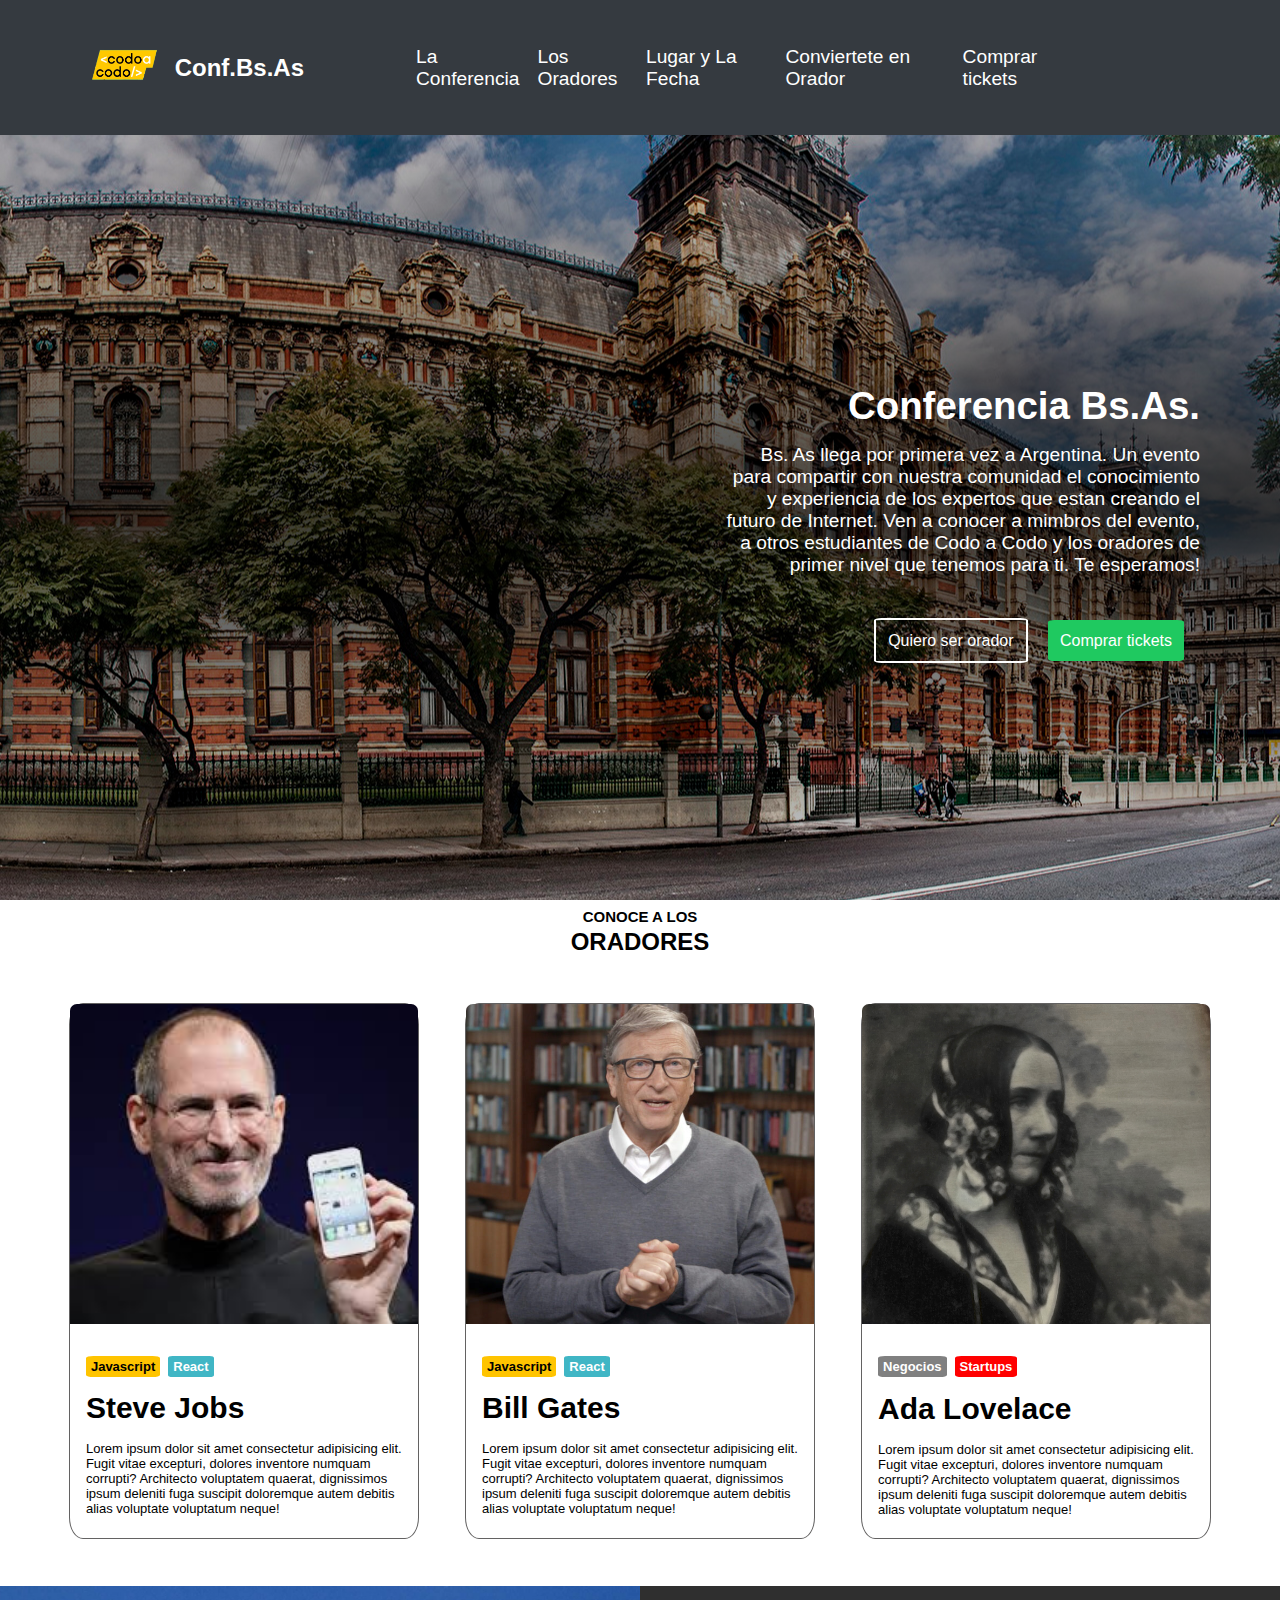
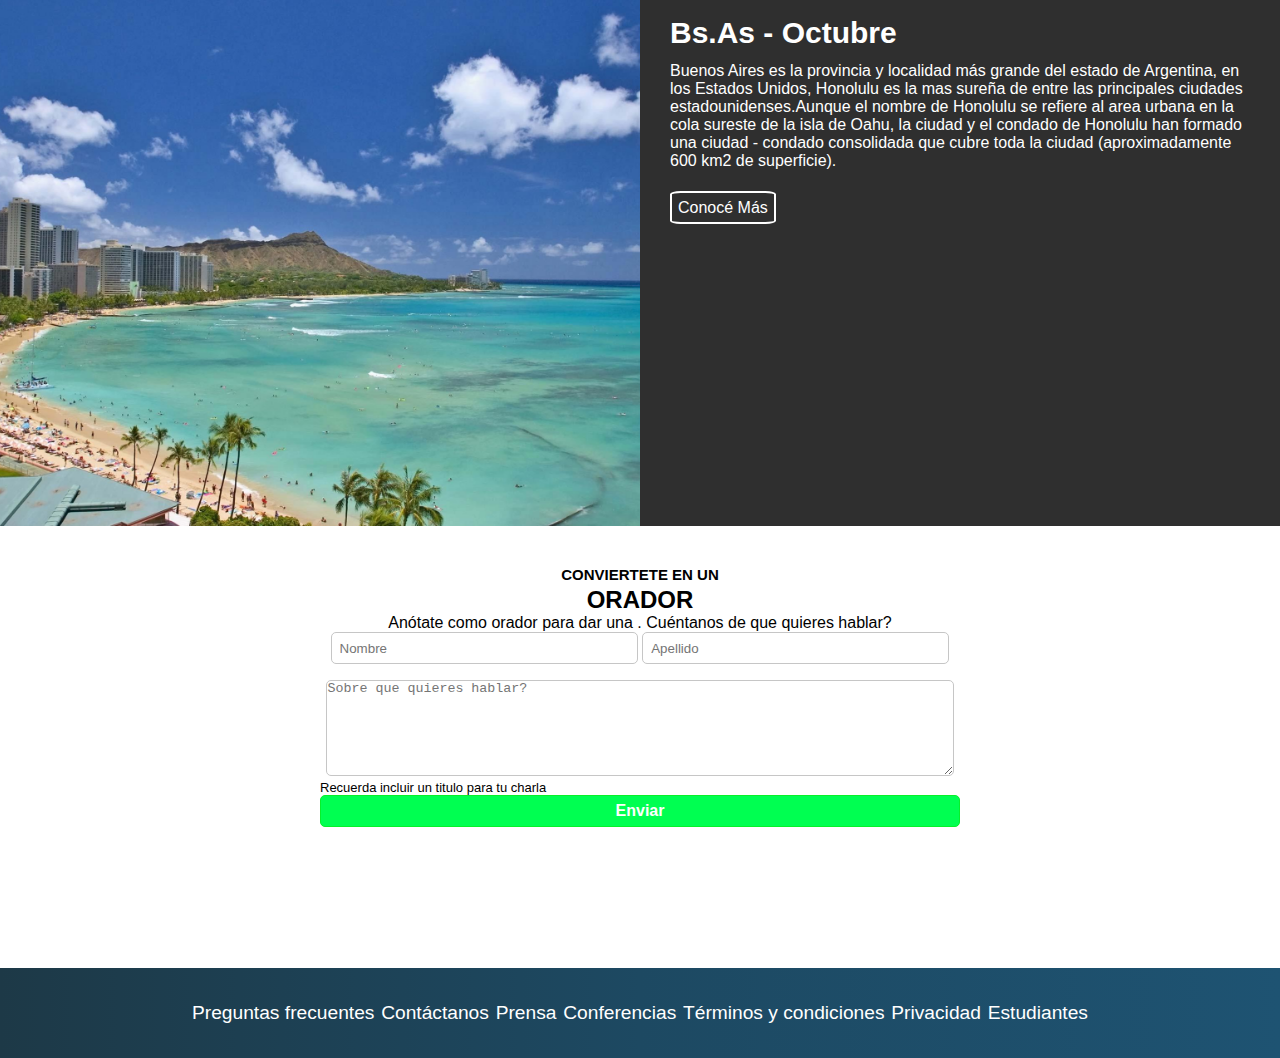
<file: proyecto/index.html>
<!DOCTYPE html>
<html lang="es">
    <head>
        <meta charset="UTF-8">
        <meta http-equiv="X-UA-Compatible" content="IE=edge">
        <meta name="viewport" content="width=device-width, initial-scale=1.0">
        <title>Proyecto</title>
        <link rel="shortcut icon" href="favicon.ico" type="image/x-icon">
         <link rel="stylesheet" href="./css/estilos.css">
    </head>
    <body style="background-color: rgb (249,159,174);">
    <body>
        <header class = "header">
            <div class ="headerNav">
                <div class="contenedorLogo">
                <a href="#"> 
                    <img src="./assets/img/codoacodo.png" alt="logo">
                </a>
                <h2>Conf.Bs.As </h2>
            </div>
            <nav class ="navegacion">
                <ul class="listaNav">
                <li><a class="linkNav" href="#laConferencia">La Conferencia</li>
                <li><a class="linkNav" href="#losOradores">Los Oradores</li>
                <li><a class="linkNav" href="#lugarYfecha">Lugar y La Fecha</li>
                <li><a class="linkNav" href="#convierteteEnOrador">Conviertete en Orador</li>
                <li><a class="linkNav" href="./pages/comprarTickets.html">Comprar tickets</li>
                </ul>
            </nav>
            </div>
            <section id ="laConferencia" class="laConferencia ">
                <div class="contenedorTextConf">
                     <h1>Conferencia Bs.As.</h1>
                     <p class="parrafoConferencia">Bs. As llega por primera vez a Argentina. Un evento para compartir con nuestra comunidad el conocimiento y experiencia de los expertos que estan creando el futuro de Internet. Ven a conocer a mimbros del evento, a otros estudiantes de Codo a Codo y los oradores de primer nivel que tenemos para ti. Te esperamos!</p>
                     <div>
                         <a class="textoBoton orador" href="#convierteteEnOrador">Quiero ser orador</a>
                         <a class="textoBoton ticket"  href="./pages/comprar_tickets.html">Comprar tickets</a>
                     </div>
                    
                </div>
                 
                
             </section>
        </header>
        <main>
         <section id="losOradores" class="sectionOradores">
             <h2><span class="oradores">CONOCE A LOS</span><BR class="negrita"> ORADORES</h2>
                 <div class="cardPadre">
                 <div class="card" id="cardUno">
                     <img src="./assets/img/steve.jpg" alt="Steve Jobs">
                     <div class="cardBody">
                         <div class="cardTags">
                         <h4 class="colorAmarillo" >Javascript</h4>
                         <h4 class="react">React</h4>
                         </div>
                     <h2 class="titulo">Steve Jobs</h2>
                         <p>Lorem ipsum dolor sit amet consectetur adipisicing elit. 
                             Fugit vitae excepturi, dolores inventore numquam corrupti? Architecto voluptatem quaerat, dignissimos ipsum deleniti fuga suscipit doloremque autem debitis alias voluptate voluptatum neque!</p>
                     </div>    
                 </div>
                 <div class="card"> 
                     <img src="./assets/img/bill.jpg" alt="Bill Gates">
                     <div class="cardBody">
                         <div class="cardTags">
                         <h4 class="colorAmarillo" >Javascript</h4>
                         <h4 class="react">React</h4>
                         </div>
                         <h2 class="titulo">Bill Gates</h2>
                         <p>Lorem ipsum dolor sit amet consectetur adipisicing elit. 
                             Fugit vitae excepturi, dolores inventore numquam corrupti? Architecto voluptatem quaerat, dignissimos ipsum deleniti fuga suscipit doloremque autem debitis alias voluptate voluptatum neque!</p>
                     </div>
                 </div>
                 <div class="card">
                     <img src="./assets/img/ada.jpeg" alt="Ada Lovelace">
                     <div class="cardBody">
                         <div class="cardTags">
                         <h4 class="colorGris2">Negocios</h4>
                         <h4 class="colorRojo">Startups</h4>
                         </div>
                         <h2 class="titulo">Ada Lovelace</h2>
                         <p>Lorem ipsum dolor sit amet consectetur adipisicing elit. 
                             Fugit vitae excepturi, dolores inventore numquam corrupti? Architecto voluptatem quaerat, dignissimos ipsum deleniti fuga suscipit doloremque autem debitis alias voluptate voluptatum neque!</p>
                     
                 </div>
             </div>
             </section>
             <section id="lugarYfecha" class="lugarFecha">
                <div class="left"></div>
                <div class="right">
                    <h2>Bs.As - Octubre</h2>
                    <p>Buenos Aires es la provincia y localidad más grande del estado de Argentina, en los Estados Unidos, Honolulu es la mas sureña de entre las principales ciudades estadounidenses.Aunque el nombre de Honolulu se refiere al area urbana en la cola sureste de la isla de Oahu, la ciudad y el condado de Honolulu han formado una ciudad - condado consolidada que cubre toda la ciudad (aproximadamente 600 km2 de superficie).</p>
                    <a class="boton" href="">Conocé Más</a>
                </div>
            </div>
            </section>
             <section id="convierteteEnOrador" class="formularioOrador">
                 <h2><span class="convierte">CONVIERTETE EN UN </span> <br> ORADOR</h2>
                 <p>Anótate como orador para dar una . Cuéntanos de que quieres hablar?</p>
                 <form action="" autocomplete="on">
                     <div>
                         <input  class="inputNA" type="text" placeholder="Nombre" required>
                         <input class="inputNA" type="text" placeholder="Apellido" required>
                     </div>
                     <div>
                         <textarea class="textArea" name="" id="" cols="44" rows="6" placeholder="Sobre que quieres hablar?" required></textarea>
                     </div>
                     
                     <p class="text">Recuerda incluir un titulo para tu charla</p>
                     <div>
                         <input type="submit" value="Enviar" class="formSubmit">
                     </div>
                 </form>
             </section>
        </main>
      
        <footer class="footer">
         <div class="contenedorFooter">
         <a href="">Preguntas frecuentes</a>
         <a href="">Contáctanos</a>
         <a href="">Prensa</a>
         <a href="">Conferencias</a>
         <a href="">Términos y condiciones</a>
         <a href="">Privacidad</a>
         <a href="">Estudiantes</a>
     </div>
     </footer>
     </body>
 </html>
</file>
<file: proyecto/css/estilos.css>
@import url('https://fonts.googleapis.com/css2?family=Anuphan:wght@100;200;300;400;600;700&display=swap');
*{
    margin: 0;
    padding: 0;
    box-sizing: border-box;
}
body{
    font-family: 'Open Sans', sans-serif;
}
.negrita{
    font-weight: 700;
}
.header{
    height: 100vh;
}
.colorGris{
   background-color: rgb(70, 73, 78);
}
.headerNav{
    height:15%;
    background-color: rgb(53,58,64);
    display: flex;
    justify-content: space-between;
    padding:1rem 5rem;
}
.contenedorLogo{
    width:20%;
    display: flex;
    align-items: center;
    justify-content: space-between;
}
.contenedorLogo a{
    display: inline-block;
    width: 40%;
}
.contenedorLogo img{
    width: 100%;
    object-fit: cover;
}
.contenedorLogo h2{
    color: white;
}
.navegacion{
    display: flex;
    align-items: center;
    justify-content: center;
    width: 60%;
}
.listaNav{
    display: flex;
    list-style: none;
    justify-content: space-around;
    width: 100%;
}
.linkNav{
    color: white;
    text-decoration: none;
    font-size: 1.2rem;
}
.laConferencia{
    height: 85%;
    background:linear-gradient(to bottom,#00000026, #000000c2,#00000026), url("../assets/img/ba1.jpg");
    
    background-position: center;
    background-repeat: no-repeat;
    padding-right: 5rem;
    display: flex;
    align-items: center;
    justify-content:flex-end;
}
.contenedorTextConf{
     width:40%;
     color:white;
    height: 35%;
     text-align: right;
    display: flex;
     flex-direction: column;
     justify-content: space-between;
}

.contenedorTextConf h1{
    margin-bottom: 1rem;
}
.contenedorTextConf p{
    margin-bottom: 1rem;
}
.textoBoton{
    color: white;
    text-decoration: none;
    margin-right: 1rem;
    border-radius: 5%;
}
.ticket{
    background-color: rgb(31, 201, 96);
    padding: 12px 12px 12px 12px;
}
.orador{
    border: 2px solid white;
    padding: 12px 12px 12px 12px;
}
.contenedorTextConf h1{
    margin-bottom: 1rem;
}
.contenedorTextConf p{
    margin-bottom: 1rem;
}
.oradores{
    font-size: 15px;
}
.sectionOradores h2{
    text-align: center;
}
.cardPadre{
    width: 90%;
    margin: 0 auto;
    display:flex;
    flex-direction: row;
    align-items: center;
    justify-content:center;
    flex-wrap: wrap;
    height: 70vh;
    column-gap: 4%;
}
.card{
    border: 1px solid rgb(99, 98, 98);
    width:  350px;
    height: 85%;
    border-radius: 4%;
}
.card img{
    width: 100%;
    height: 60%;
    object-fit: cover;
    border-radius: 2% 2% 0px 0px;
}
.cardBody{
    border-radius: 4%;
    height:20%;
    display: flex;
    flex-direction: column;
    align-items: flex-start;
    justify-content: space-around;
    padding:0 1rem;
    margin-top: 8%;
    font-size: 13px;
}
.titulo{
    font-size: 30px;
    margin-bottom: 5%;
}
.cardTags{
    display: flex;
}
.cardTags h4{
    margin-right: 0.5rem;
    padding: 3px 5px 3px 5px;
    border-radius: 10%;
    font-size: 13px;  
}
.colorAmarillo{
    background-color:rgb(255, 196, 0);
    font-weight: 700;
    margin-bottom: 10%;
}
.react {
    background-color: rgb(64, 182, 197);
    color: white;
    font-weight: 700;
    margin-bottom: 10%;
}
.colorRojo{
    background-color: red;
    color: white;
    font-weight: 700;
    margin-bottom: 10%;
}
.colorGris2{
    background-color: grey;
    color: white;
    font-weight: 700;
    margin-bottom: 10%;
}
.lugarFecha{
    height: 60vh;
    position:relative;
}
.left{
    width: 50%;
    height: 60vh;
    display: inline-block;
    background-image: url("../assets/img/honolulu.jpg");
    background-size: cover;
    background-position: center;
    background-repeat: no-repeat;
    position:absolute;  
}
.right{
    display: inline-block;
    width: 50%;
    height: 60vh;
    background-color: rgb(47, 47, 47);
    color:white;
    position:absolute;
    top:0;
    right:0;
    padding: 30px 30px 30px 30px;
}
.right h2{
    margin-bottom: 2%;
    font-size: 30px;
}
.right p{
    margin-bottom: 5%;
}
.boton{
    text-decoration: none;
    border: 2px solid white;
    border-radius: 10%;
    color: white;
    padding: 6px 6px 6px 6px;
    margin-top: 20%;

}
.convierte{
    font-size: 15px;
}
.formularioOrador{
    width:50%;
    height: 42vh;
    margin:2rem auto;
    text-align: center;
}
.inputNA{
    width: 48%;
    height: 2rem;
    margin-bottom: 1rem;
    border-radius: 5px;
    border: 1px solid rgb(198, 198, 198);
    padding-left: 0.5rem;
}
.text{
    text-align: left;
    font-size: small;
}
.textArea{
    width: 98%;
    height: 6rem;
    border-radius: 5px;
    border: 1px solid rgb(198, 198, 198);

}
.formSubmit{
    width: 100%;
    height: 2rem;
    border-radius: 5px;
    border: 1px solid rgb(7, 240, 42);
    background-color: rgb(0, 255, 81);
    color: white;
    font-weight: bold;
    font-size: 1rem;
    cursor: pointer;
    margin-bottom: 1rem;

}
.footer{
    background:linear-gradient( to right, #1d3947,#1d4962, #1e5372) ;
    height: 10vh;
}
.contenedorFooter{
    width:70%;
    height: 100%;
    margin:0 auto;
    display: flex;
    justify-content: space-between;
    align-items: center;
}
.contenedorFooter a{
    color: white;
    text-decoration: none;
    font-size: 1.2rem;
}
</file>
